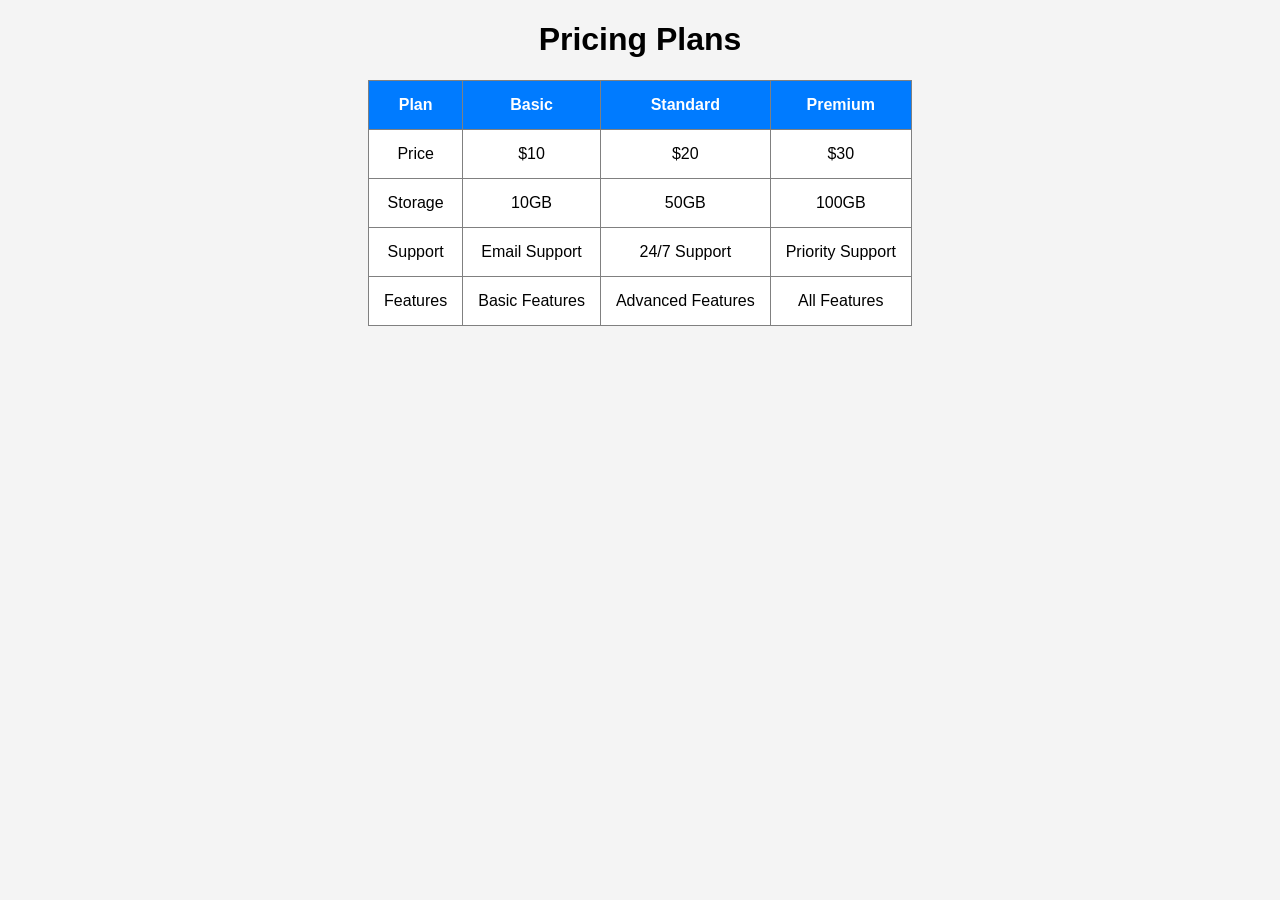
<file: WEEK2/index.html>
<!DOCTYPE html>
<html lang="en">
<head>
    <meta charset="UTF-8">
    <meta name="viewport" content="width=device-width, initial-scale=1.0">
    <title>Pricing Table</title>
    <link rel="stylesheet" href="style.css">
</head>
<body>

    <h1>Pricing Plans</h1>

    <table border="1" cellpadding="15">
        <tr>
            <th>Plan</th>
            <th>Basic</th>
            <th>Standard</th>
            <th>Premium</th>
        </tr>

        <tr>
            <td>Price</td>
            <td>$10</td>
            <td>$20</td>
            <td>$30</td>
        </tr>

        <tr>
            <td>Storage</td>
            <td>10GB</td>
            <td>50GB</td>
            <td>100GB</td>
        </tr>

        <tr>
            <td>Support</td>
            <td>Email Support</td>
            <td>24/7 Support</td>
            <td>Priority Support</td>
        </tr>

        <tr>
            <td>Features</td>
            <td>Basic Features</td>
            <td>Advanced Features</td>
            <td>All Features</td>
        </tr>
    </table>

</body>
</html>
</file>
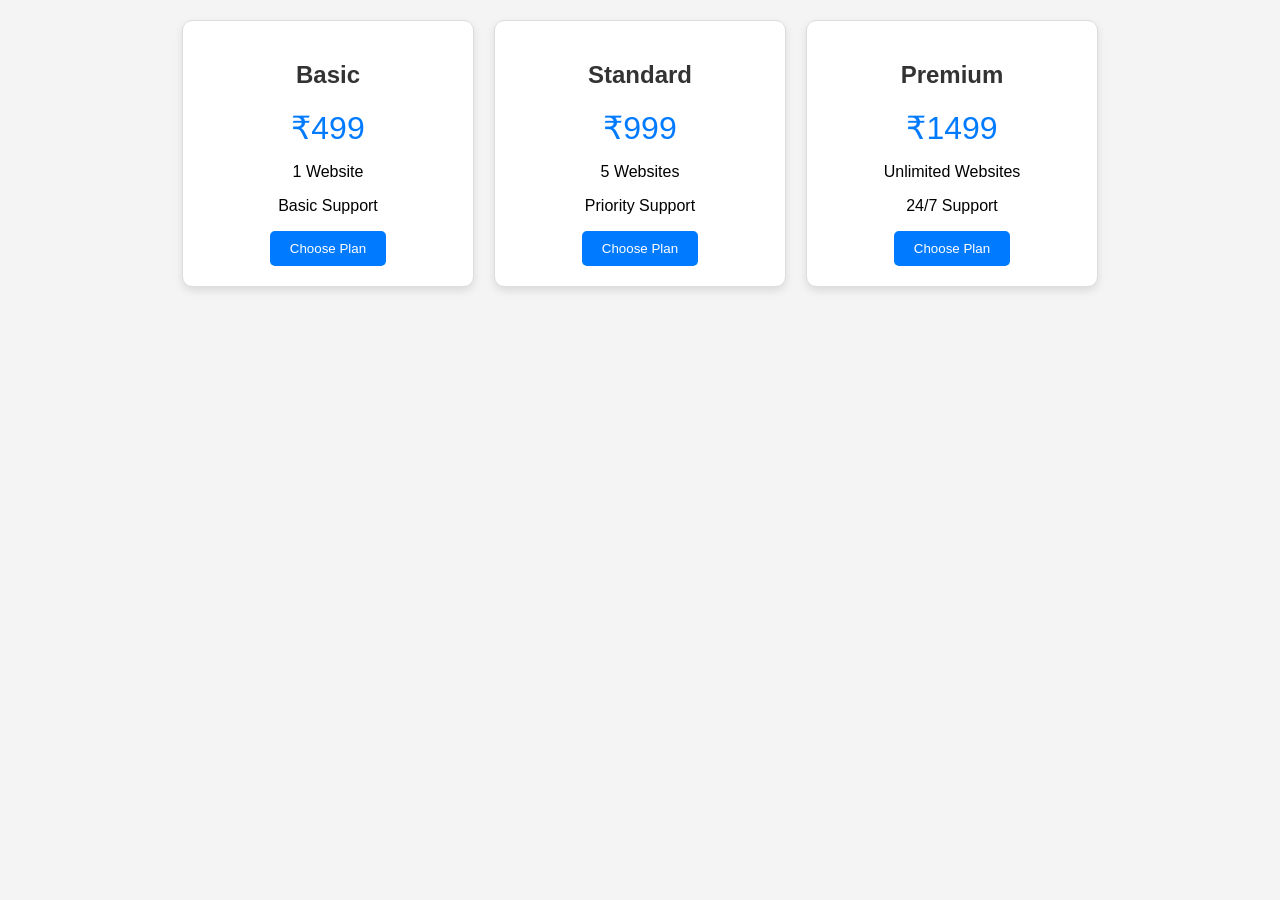
<file: week3/index.html>
<!DOCTYPE html>
<html>
<head>
    <title>Pricing Table</title>
    <link rel="stylesheet" href="style.css">
</head>

<body>

    <div class="pricing-container">

        <div class="pricing-card">
            <h2>Basic</h2>
            <p class="price">₹499</p>
            <p>1 Website</p>
            <p>Basic Support</p>
            <button>Choose Plan</button>
        </div>

        <div class="pricing-card">
            <h2>Standard</h2>
            <p class="price">₹999</p>
            <p>5 Websites</p>
            <p>Priority Support</p>
            <button>Choose Plan</button>
        </div>

        <div class="pricing-card">
            <h2>Premium</h2>
            <p class="price">₹1499</p>
            <p>Unlimited Websites</p>
            <p>24/7 Support</p>
            <button>Choose Plan</button>
        </div>

    </div>

</body>
</html>
</file>
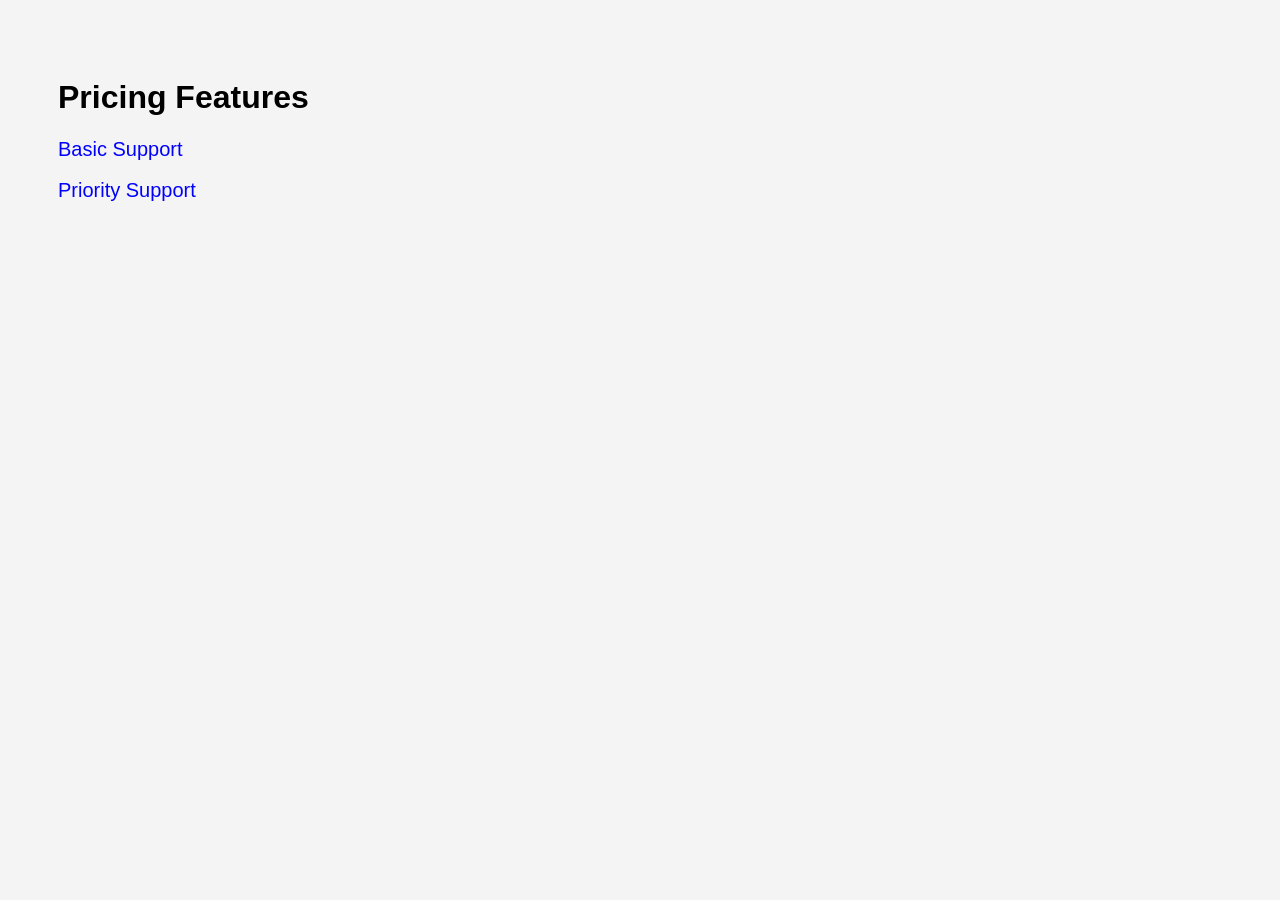
<file: week4/index.html>
<!DOCTYPE html>
<html>

<head>
    <title>Tooltip Example</title>
    <link rel="stylesheet" href="style.css">
</head>

<body>

    <h1>Pricing Features</h1>

    <div class="tooltip">
        Basic Support
        <span class="tooltiptext">
            Email support available during business hours.
        </span>
    </div>

    <br><br>

    <div class="tooltip">
        Priority Support
        <span class="tooltiptext">
            Faster response with dedicated support team.
        </span>
    </div>

    <script src="script.js"></script>

</body>

</html>
</file>
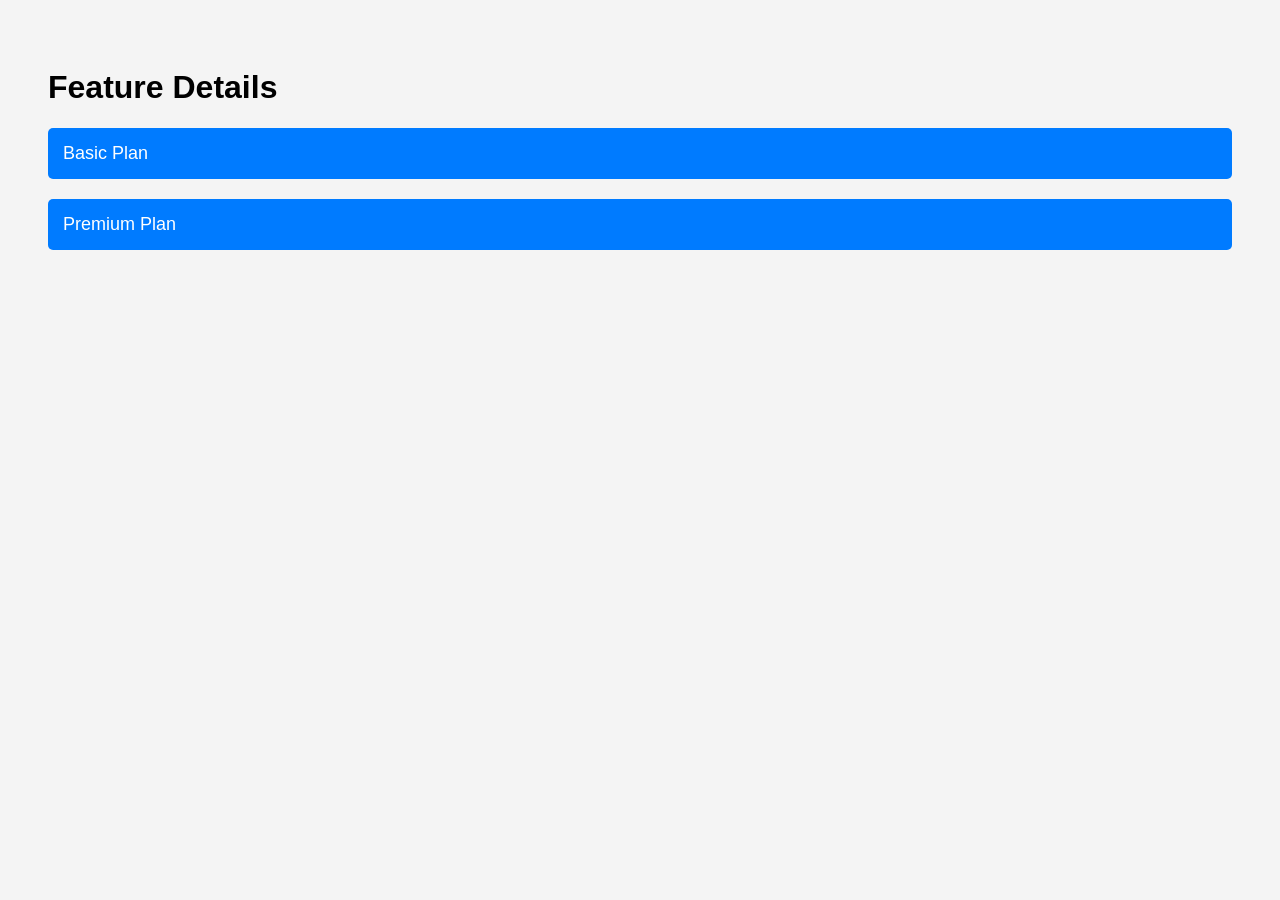
<file: week5/index.html>
<!DOCTYPE html>
<html>

<head>
    <title>Expandable Rows</title>
    <link rel="stylesheet" href="style.css">
</head>

<body>

    <h1>Feature Details</h1>

    <div class="feature">

        <button class="toggle-btn">
            Basic Plan
        </button>

        <div class="content">
            This plan includes 1 website and basic support.
        </div>

    </div>

    <div class="feature">

        <button class="toggle-btn">
            Premium Plan
        </button>

        <div class="content">
            This plan includes unlimited websites and 24/7 support.
        </div>

    </div>

    <script src="script.js"></script>

</body>

</html>
</file>
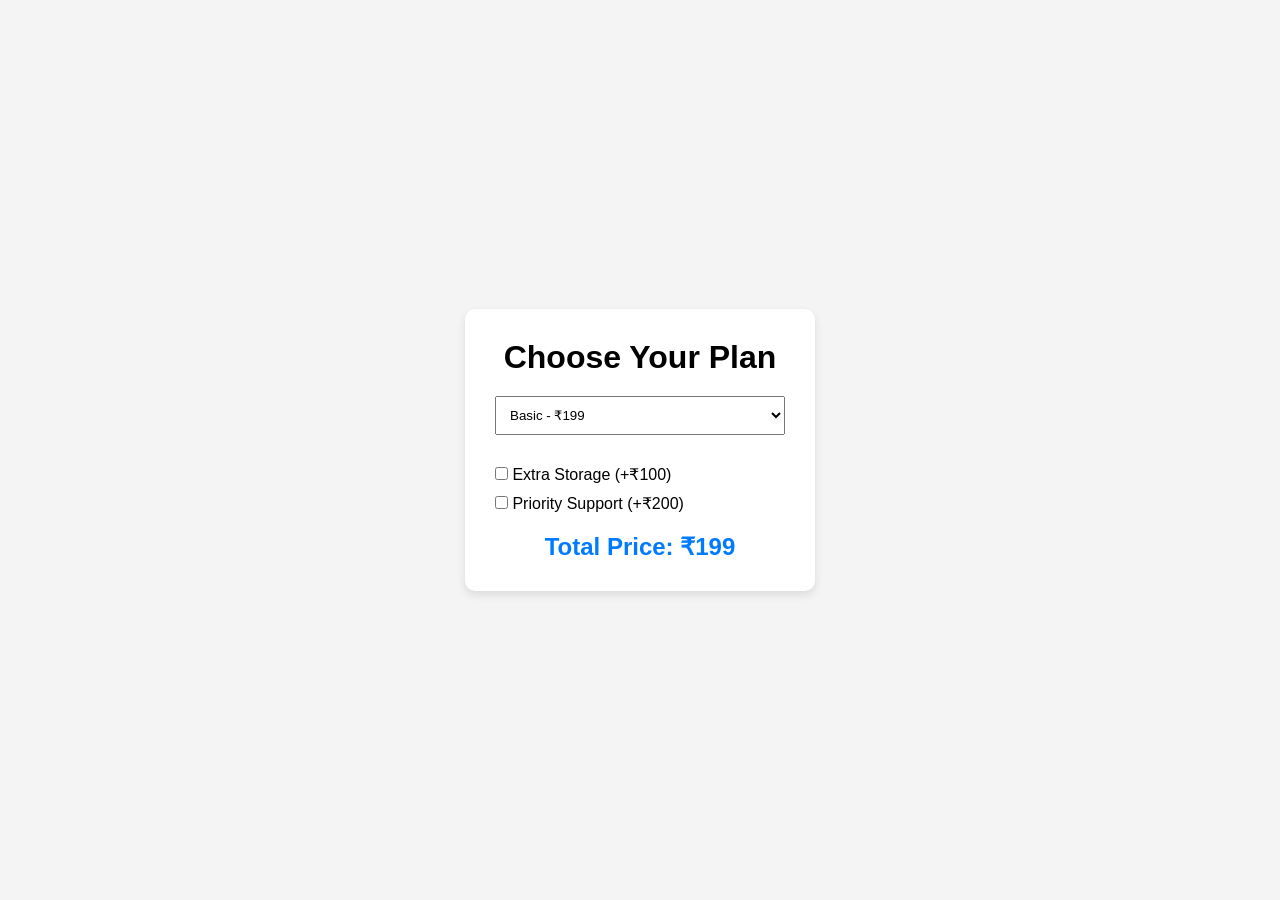
<file: week6/index.html>
<!DOCTYPE html>
<html lang="en">
<head>
    <meta charset="UTF-8">
    <meta name="viewport" content="width=device-width, initial-scale=1.0">
    <title>Dynamic Pricing</title>

    <link rel="stylesheet" href="style.css">
</head>
<body>

    <div class="container">

        <h1>Choose Your Plan</h1>

        <select id="plan">
            <option value="199">Basic - ₹199</option>
            <option value="499">Standard - ₹499</option>
            <option value="999">Premium - ₹999</option>
        </select>

        <div class="addons">
            <label>
                <input type="checkbox" value="100" class="addon">
                Extra Storage (+₹100)
            </label>

            <label>
                <input type="checkbox" value="200" class="addon">
                Priority Support (+₹200)
            </label>
        </div>

        <h2>Total Price: ₹<span id="total">199</span></h2>

    </div>

    <script src="script.js"></script>

</body>
</html>
</file>
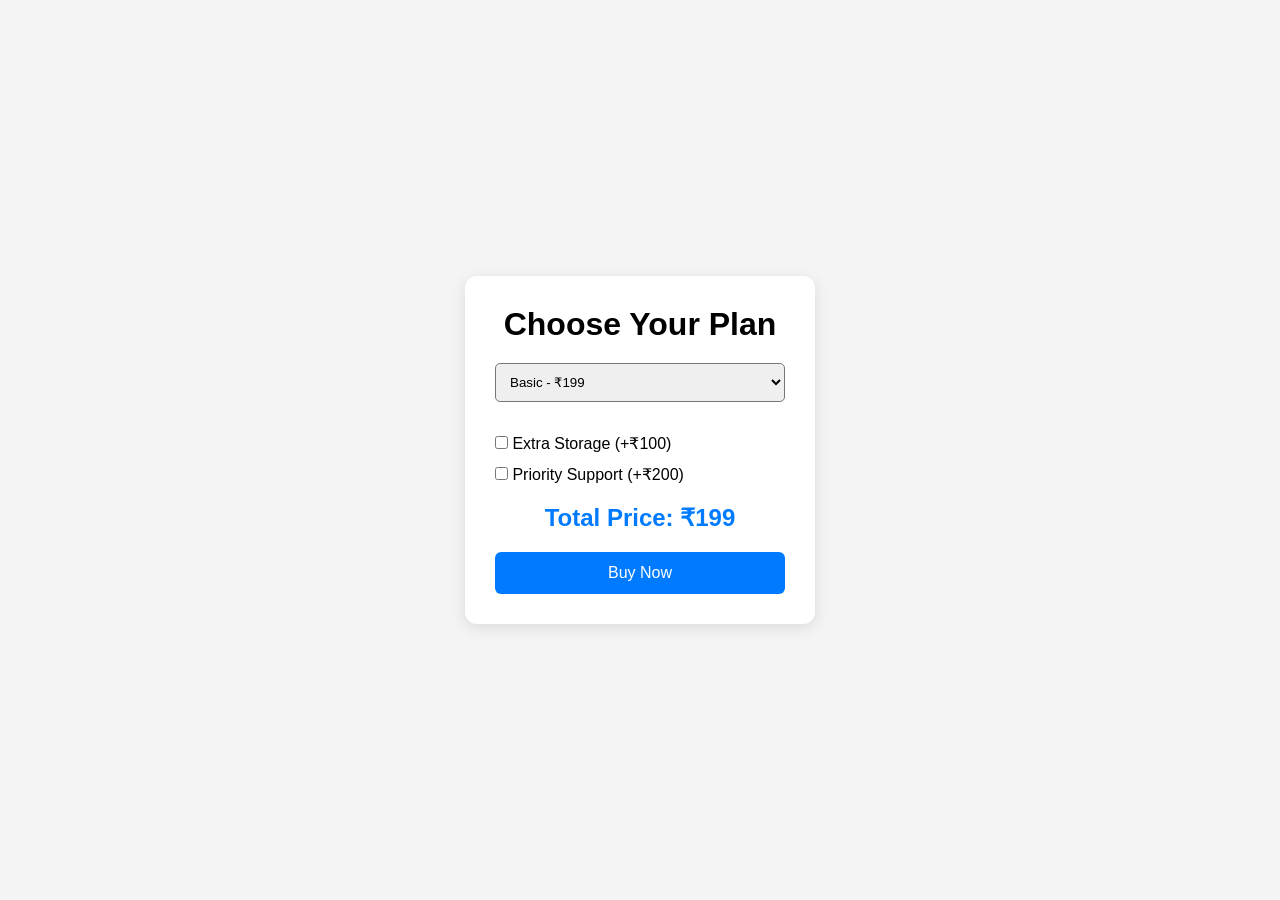
<file: week7/index.html>
<!DOCTYPE html>
<html lang="en">
<head>
    <meta charset="UTF-8">
    <meta name="viewport" content="width=device-width, initial-scale=1.0">
    <title>Enhanced Pricing</title>

    <link rel="stylesheet" href="style.css">
</head>
<body>

    <div class="container">

        <h1>Choose Your Plan</h1>

        <select id="plan">
            <option value="199">Basic - ₹199</option>
            <option value="499">Standard - ₹499</option>
            <option value="999">Premium - ₹999</option>
        </select>

        <div class="addons">

            <label>
                <input type="checkbox" value="100" class="addon">
                Extra Storage (+₹100)
            </label>

            <label>
                <input type="checkbox" value="200" class="addon">
                Priority Support (+₹200)
            </label>

        </div>

        <h2>Total Price: ₹<span id="total">199</span></h2>

        <button id="buyBtn">Buy Now</button>

    </div>

    <script src="script.js"></script>

</body>
</html>
</file>
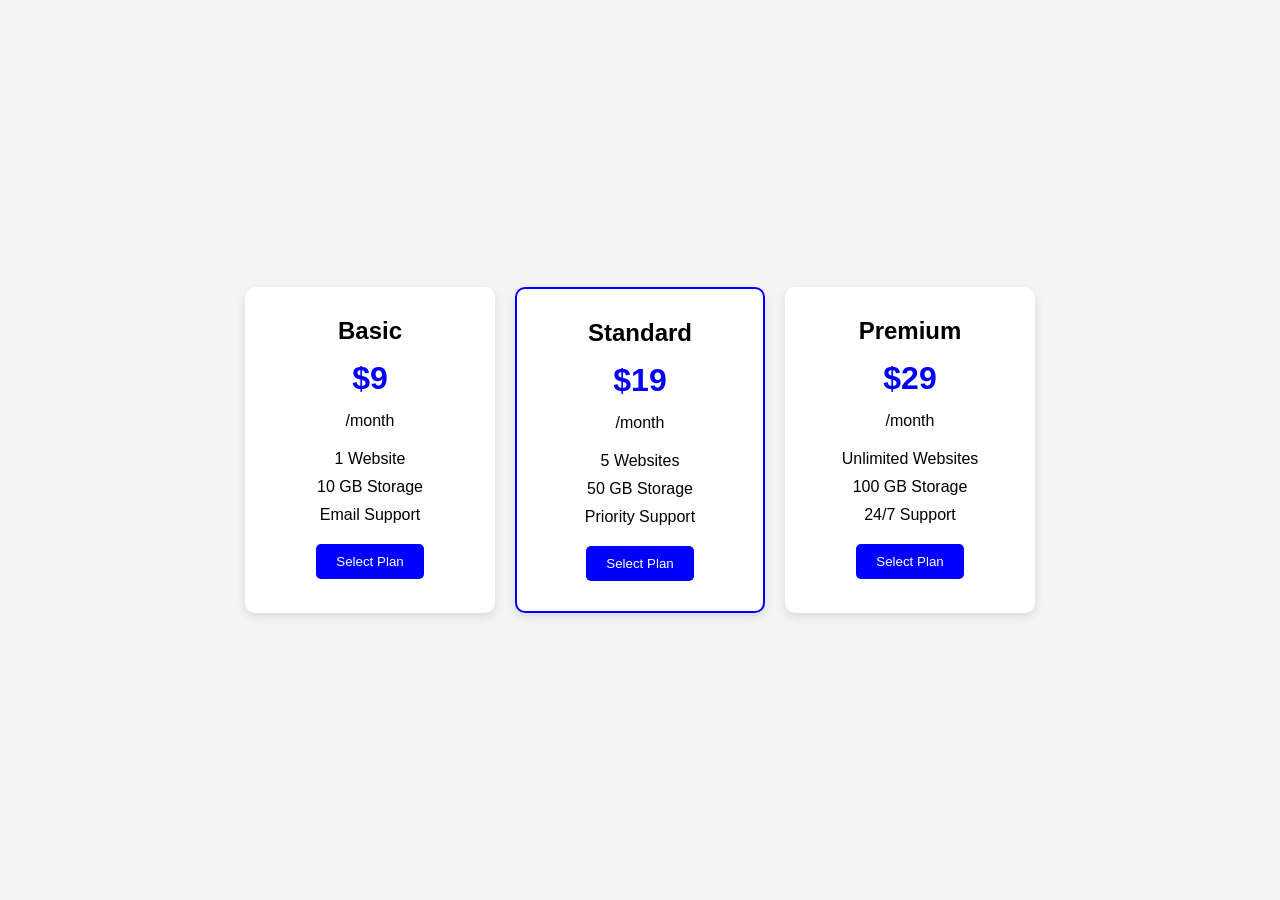
<file: week8/index.html>
<!DOCTYPE html>
<html lang="en">
<head>
    <meta charset="UTF-8">
    <meta name="viewport" content="width=device-width, initial-scale=1.0">
    <title>Pricing Table</title>
    <link rel="stylesheet" href="style.css">
</head>
<body>

    <div class="container">

        <div class="card">
            <h2>Basic</h2>
            <h1>$9</h1>
            <p>/month</p>

            <ul>
                <li>1 Website</li>
                <li>10 GB Storage</li>
                <li>Email Support</li>
            </ul>

            <button>Select Plan</button>
        </div>

        <div class="card featured">
            <h2>Standard</h2>
            <h1>$19</h1>
            <p>/month</p>

            <ul>
                <li>5 Websites</li>
                <li>50 GB Storage</li>
                <li>Priority Support</li>
            </ul>

            <button>Select Plan</button>
        </div>

        <div class="card">
            <h2>Premium</h2>
            <h1>$29</h1>
            <p>/month</p>

            <ul>
                <li>Unlimited Websites</li>
                <li>100 GB Storage</li>
                <li>24/7 Support</li>
            </ul>

            <button>Select Plan</button>
        </div>

    </div>

</body>
</html>
</file>
<file: WEEK2/style.css>
body{
    font-family: Arial, sans-serif;
    text-align: center;
    background-color: #f4f4f4;
}

table{
    margin: auto;
    border-collapse: collapse;
    background: white;
}

th{
    background-color: #007bff;
    color: white;
}

th, td{
    padding: 15px;
}
</file>
<file: week3/style.css>
body{
    font-family: Arial, sans-serif;
    background-color: #f4f4f4;
    margin: 0;
    padding: 20px;
}

.pricing-container{
    display: flex;
    justify-content: center;
    gap: 20px;
    flex-wrap: wrap;
}

.pricing-card{
    background: white;
    border: 1px solid #ddd;
    border-radius: 10px;
    padding: 20px;
    width: 250px;
    text-align: center;
    box-shadow: 0 4px 8px rgba(0,0,0,0.1);
}

.pricing-card h2{
    color: #333;
}

.price{
    font-size: 32px;
    color: #007bff;
    margin: 15px 0;
}

button{
    background-color: #007bff;
    color: white;
    border: none;
    padding: 10px 20px;
    border-radius: 5px;
    cursor: pointer;
}

button:hover{
    background-color: #0056b3;
}

@media(max-width:768px){

    .pricing-container{
        flex-direction: column;
        align-items: center;
    }

}
</file>
<file: week4/style.css>
body{
    font-family: Arial, sans-serif;
    padding: 50px;
    background-color: #f4f4f4;
}

.tooltip{
    position: relative;
    display: inline-block;
    cursor: pointer;
    color: blue;
    font-size: 20px;
}

.tooltip .tooltiptext{
    visibility: hidden;
    width: 250px;
    background-color: black;
    color: white;
    text-align: center;
    border-radius: 6px;
    padding: 10px;

    position: absolute;
    z-index: 1;
    bottom: 125%;
    left: 50%;
    margin-left: -125px;

    opacity: 0;
    transition: opacity 0.3s;
}

.tooltip:hover .tooltiptext{
    visibility: visible;
    opacity: 1;
}
</file>
<file: week5/style.css>
body{
    font-family: Arial, sans-serif;
    padding: 40px;
    background-color: #f4f4f4;
}

.feature{
    margin-bottom: 20px;
}

.toggle-btn{
    width: 100%;
    background-color: #007bff;
    color: white;
    border: none;
    padding: 15px;
    text-align: left;
    font-size: 18px;
    cursor: pointer;
    border-radius: 5px;
}

.content{
    display: none;
    padding: 15px;
    background-color: white;
    border: 1px solid #ccc;
    border-top: none;
    border-radius: 0 0 5px 5px;
}
</file>
<file: week6/style.css>
*{
    margin:0;
    padding:0;
    box-sizing:border-box;
    font-family:Arial, sans-serif;
}

body{
    background:#f4f4f4;
    display:flex;
    justify-content:center;
    align-items:center;
    height:100vh;
}

.container{
    background:white;
    padding:30px;
    width:350px;
    border-radius:10px;
    box-shadow:0 4px 10px rgba(0,0,0,0.1);
}

h1{
    margin-bottom:20px;
    text-align:center;
}

select{
    width:100%;
    padding:10px;
    margin-bottom:20px;
}

.addons label{
    display:block;
    margin:10px 0;
}

h2{
    margin-top:20px;
    text-align:center;
    color:#007bff;
}
</file>
<file: week7/style.css>
*{
    margin:0;
    padding:0;
    box-sizing:border-box;
    font-family:Arial, sans-serif;
}

body{
    background:#f4f4f4;
    display:flex;
    justify-content:center;
    align-items:center;
    height:100vh;
}

.container{
    background:white;
    padding:30px;
    width:350px;
    border-radius:12px;
    box-shadow:0 4px 15px rgba(0,0,0,0.1);

    transition:0.3s;
}

.container:hover{
    transform:scale(1.03);
}

h1{
    margin-bottom:20px;
    text-align:center;
}

select{
    width:100%;
    padding:10px;
    margin-bottom:20px;
    border-radius:5px;
}

.addons label{
    display:block;
    margin:12px 0;
    transition:0.3s;
}

.addons label:hover{
    color:#007bff;
    padding-left:5px;
}

h2{
    margin-top:20px;
    text-align:center;
    color:#007bff;
}

button{
    width:100%;
    padding:12px;
    margin-top:20px;
    border:none;
    background:#007bff;
    color:white;
    font-size:16px;
    border-radius:6px;
    cursor:pointer;

    transition:0.3s;
}

button:hover{
    background:#0056b3;
    transform:translateY(-3px);
}
</file>
<file: week8/style.css>
*{
    margin:0;
    padding:0;
    box-sizing:border-box;
    font-family:Arial;
}

body{
    background:#f4f4f4;
    display:flex;
    justify-content:center;
    align-items:center;
    min-height:100vh;
}

.container{
    display:flex;
    gap:20px;
    flex-wrap:wrap;
    justify-content:center;
}

.card{
    background:white;
    padding:30px;
    width:250px;
    text-align:center;
    border-radius:10px;
    box-shadow:0 4px 10px rgba(0,0,0,0.1);
    transition:0.3s;
}

.card:hover{
    transform:translateY(-10px);
}

.featured{
    border:2px solid blue;
}

h1{
    margin:15px 0;
    color:blue;
}

ul{
    list-style:none;
    margin:20px 0;
}

li{
    margin:10px 0;
}

button{
    padding:10px 20px;
    border:none;
    background:blue;
    color:white;
    border-radius:5px;
    cursor:pointer;
}

button:hover{
    background:darkblue;
}

@media(max-width:768px){

.container{
flex-direction:column;
align-items:center;
}

}
</file>
